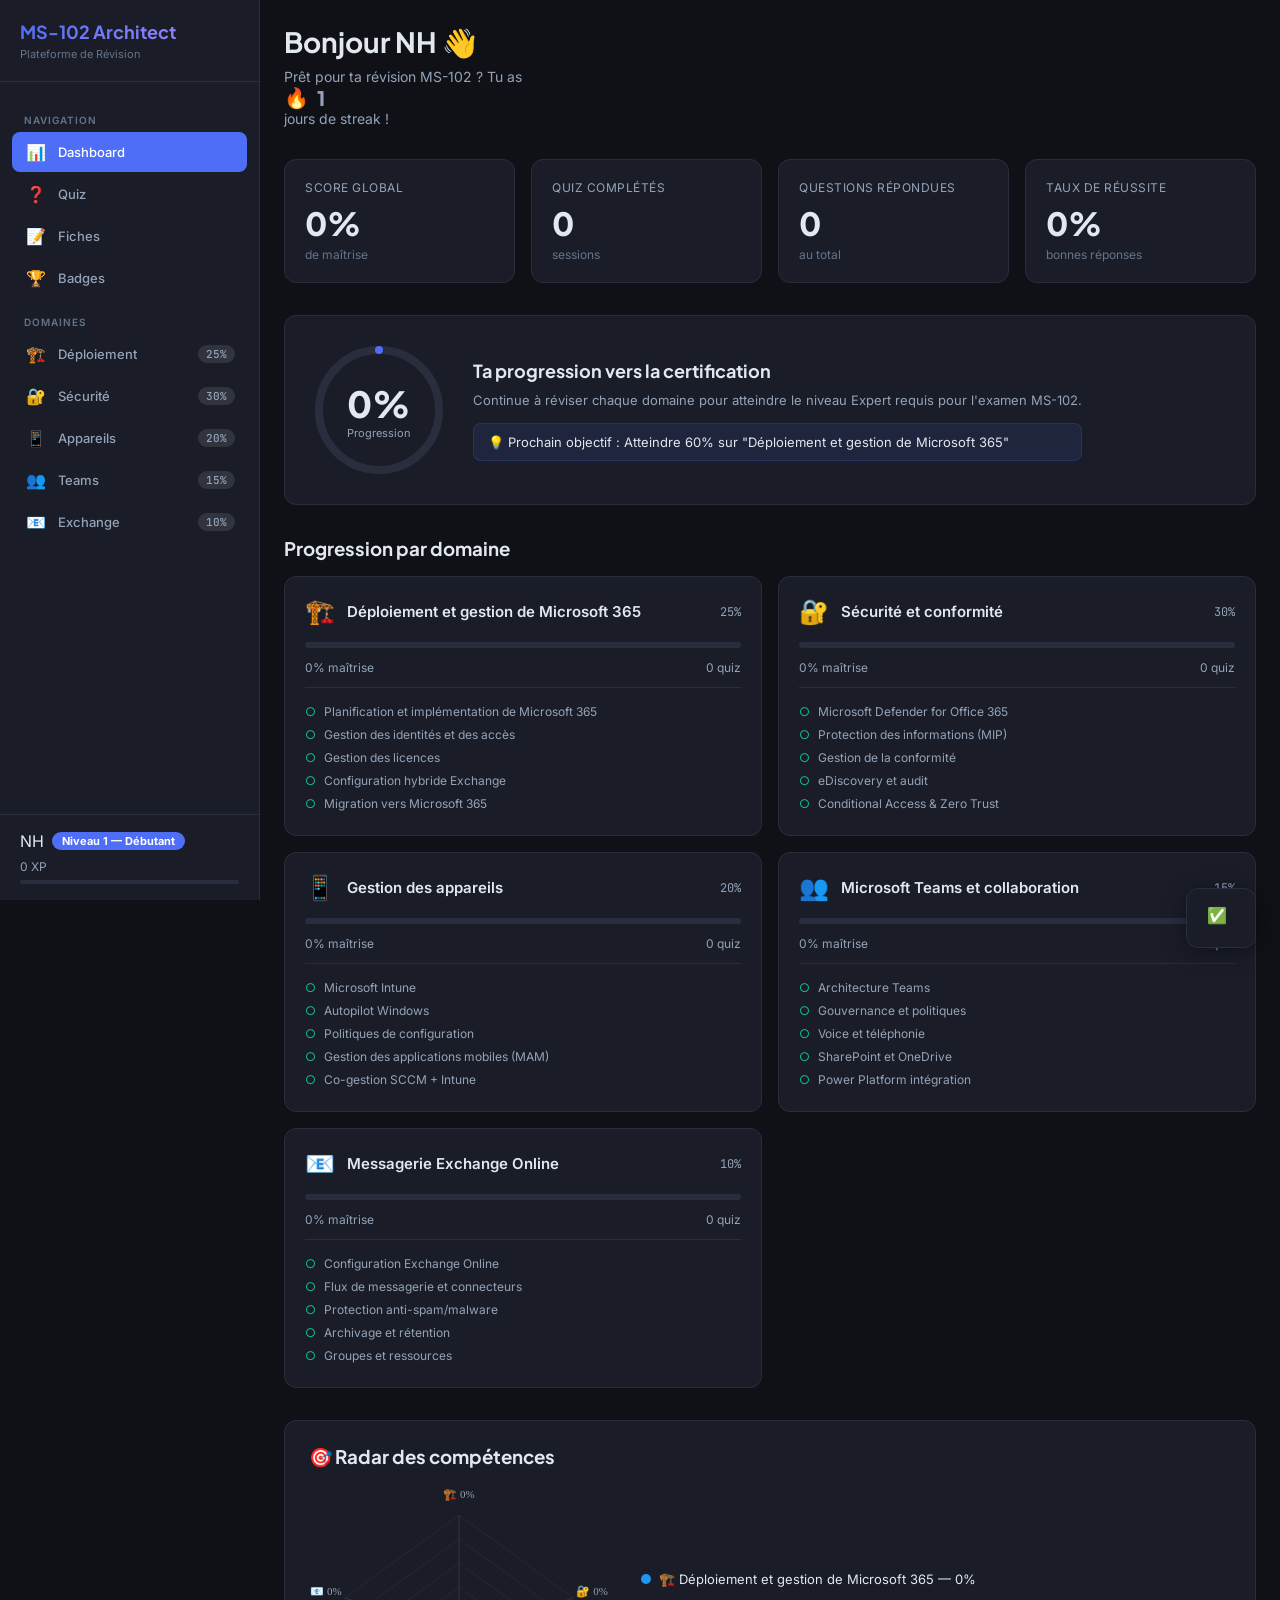
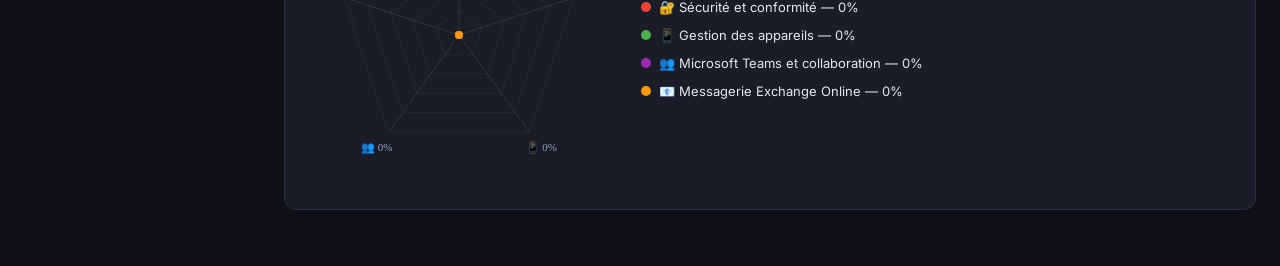
<file: index.html>
<!DOCTYPE html>
<html lang="fr">
<head>
<meta charset="UTF-8">
<meta name="viewport" content="width=device-width, initial-scale=1.0">
<title>MS-102 Architect Expert — Plateforme de Révision</title>
<link rel="preconnect" href="https://fonts.googleapis.com">
<link rel="preconnect" href="https://fonts.gstatic.com" crossorigin>
<link href="https://fonts.googleapis.com/css2?family=Inter:wght@300;400;500;600;700&family=JetBrains+Mono:wght@400;500&family=Plus+Jakarta+Sans:wght@400;500;600;700;800&display=swap" rel="stylesheet">
<style>
*,*::before,*::after{box-sizing:border-box;margin:0;padding:0}
:root{
  --bg:#0F1117;--card:#1A1D27;--card-border:#2A2D3E;
  --text:#E2E8F0;--text-muted:#94A3B8;--text-dim:#64748B;
  --accent:#4F6EF7;--accent-hover:#6B8AFF;
  --success:#10B981;--error:#EF4444;--warning:#F59E0B;
  --d1:#2196F3;--d2:#F44336;--d3:#4CAF50;--d4:#9C27B0;--d5:#FF9800;
  --radius:12px;--radius-sm:8px;
  --shadow:0 4px 24px rgba(0,0,0,.4);
  --transition:all .3s cubic-bezier(.4,0,.2,1);
}
html{scroll-behavior:smooth}
body{font-family:'Inter',sans-serif;background:var(--bg);color:var(--text);min-height:100vh;-webkit-font-smoothing:antialiased}
h1,h2,h3,h4,h5{font-family:'Plus Jakarta Sans',sans-serif;font-weight:700}
a{color:inherit;text-decoration:none}
button{font-family:'Inter',sans-serif;cursor:pointer;border:none;background:none;color:inherit}
code,pre,.mono{font-family:'JetBrains Mono',monospace}

/* LAYOUT */
.app{display:flex;min-height:100vh}
.sidebar{width:260px;background:var(--card);border-right:1px solid var(--card-border);padding:20px 0;position:fixed;height:100vh;overflow-y:auto;z-index:50;transition:var(--transition)}
.sidebar.closed{transform:translateX(-100%)}
.main{flex:1;margin-left:260px;padding:24px;transition:var(--transition)}
.main.full{margin-left:0}

/* SIDEBAR */
.sidebar-brand{padding:0 20px 20px;border-bottom:1px solid var(--card-border);margin-bottom:16px}
.sidebar-brand h1{font-size:18px;background:linear-gradient(135deg,var(--accent),#A78BFA);-webkit-background-clip:text;-webkit-text-fill-color:transparent}
.sidebar-brand p{font-size:11px;color:var(--text-dim);margin-top:4px}
.sidebar-nav{padding:0 12px}
.nav-item{display:flex;align-items:center;gap:10px;padding:10px 12px;border-radius:var(--radius-sm);cursor:pointer;transition:var(--transition);font-size:13px;font-weight:500;color:var(--text-muted);margin-bottom:2px}
.nav-item:hover{background:rgba(255,255,255,.05);color:var(--text)}
.nav-item.active{background:var(--accent);color:#fff}
.nav-item .icon{font-size:16px;width:24px;text-align:center}
.nav-item .badge{margin-left:auto;background:rgba(255,255,255,.1);padding:2px 8px;border-radius:10px;font-size:11px;font-family:'JetBrains Mono',monospace}
.nav-item.active .badge{background:rgba(255,255,255,.2)}
.nav-section{font-size:10px;text-transform:uppercase;letter-spacing:1px;color:var(--text-dim);padding:16px 12px 6px;font-weight:600}

/* USER CARD */
.user-card{padding:16px 20px;border-top:1px solid var(--card-border);margin-top:auto;position:absolute;bottom:0;left:0;right:0;background:var(--card)}
.user-level{display:flex;align-items:center;gap:8px;margin-bottom:8px}
.user-level .level-badge{background:var(--accent);color:#fff;padding:2px 10px;border-radius:10px;font-size:11px;font-weight:700}
.user-xp{font-size:12px;color:var(--text-muted)}
.xp-bar{height:4px;background:var(--card-border);border-radius:2px;margin-top:6px;overflow:hidden}
.xp-fill{height:100%;background:linear-gradient(90deg,var(--accent),#A78BFA);border-radius:2px;transition:width .5s ease}

/* MOBILE TOGGLE */
.menu-toggle{display:none;position:fixed;top:16px;left:16px;z-index:60;width:40px;height:40px;background:var(--card);border:1px solid var(--card-border);border-radius:var(--radius-sm);align-items:center;justify-content:center;font-size:18px}
@media(max-width:768px){
  .sidebar{transform:translateX(-100%)}
  .sidebar.open{transform:translateX(0)}
  .main{margin-left:0}
  .menu-toggle{display:flex}
}

/* DASHBOARD */
.dashboard{max-width:1200px;margin:0 auto}
.page-title{font-size:28px;margin-bottom:8px}
.page-subtitle{color:var(--text-muted);font-size:14px;margin-bottom:32px}

/* STATS ROW */
.stats-row{display:grid;grid-template-columns:repeat(auto-fit,minmax(200px,1fr));gap:16px;margin-bottom:32px}
.stat-card{background:var(--card);border:1px solid var(--card-border);border-radius:var(--radius);padding:20px;transition:var(--transition)}
.stat-card:hover{border-color:var(--accent);transform:translateY(-2px)}
.stat-label{font-size:12px;color:var(--text-muted);margin-bottom:8px;text-transform:uppercase;letter-spacing:.5px}
.stat-value{font-family:'Plus Jakarta Sans',sans-serif;font-size:32px;font-weight:800}
.stat-sub{font-size:12px;color:var(--text-dim);margin-top:4px}

/* PROGRESS RING */
.progress-ring-container{display:flex;align-items:center;gap:24px;background:var(--card);border:1px solid var(--card-border);border-radius:var(--radius);padding:24px;margin-bottom:32px}
.ring-wrap{position:relative;width:140px;height:140px;flex-shrink:0}
.ring-svg{transform:rotate(-90deg)}
.ring-bg{fill:none;stroke:var(--card-border);stroke-width:8}
.ring-fill{fill:none;stroke:var(--accent);stroke-width:8;stroke-linecap:round;transition:stroke-dashoffset 1s ease}
.ring-text{position:absolute;inset:0;display:flex;flex-direction:column;align-items:center;justify-content:center}
.ring-percent{font-family:'Plus Jakarta Sans',sans-serif;font-size:36px;font-weight:800}
.ring-label{font-size:11px;color:var(--text-muted)}
.ring-info h3{font-size:18px;margin-bottom:8px}
.ring-info p{color:var(--text-muted);font-size:13px;line-height:1.6}
.ring-info .next-goal{margin-top:12px;padding:10px 14px;background:rgba(79,110,247,.1);border:1px solid rgba(79,110,247,.2);border-radius:var(--radius-sm);font-size:13px}

/* DOMAIN PROGRESS */
.domains-grid{display:grid;grid-template-columns:repeat(auto-fit,minmax(340px,1fr));gap:16px;margin-bottom:32px}
.domain-card{background:var(--card);border:1px solid var(--card-border);border-radius:var(--radius);padding:20px;cursor:pointer;transition:var(--transition)}
.domain-card:hover{transform:translateY(-2px);box-shadow:var(--shadow)}
.domain-header{display:flex;align-items:center;gap:12px;margin-bottom:16px}
.domain-icon{font-size:24px}
.domain-name{font-size:15px;font-weight:600;flex:1}
.domain-weight{font-size:12px;color:var(--text-muted);font-family:'JetBrains Mono',monospace}
.domain-bar{height:6px;background:var(--card-border);border-radius:3px;overflow:hidden;margin-bottom:12px}
.domain-fill{height:100%;border-radius:3px;transition:width .5s ease}
.domain-stats{display:flex;justify-content:space-between;font-size:12px;color:var(--text-muted)}
.domain-topics{margin-top:12px;padding-top:12px;border-top:1px solid var(--card-border)}
.domain-topic{display:flex;align-items:center;gap:8px;padding:4px 0;font-size:12px;color:var(--text-muted)}
.domain-topic .check{color:var(--success)}

/* RADAR CHART */
.radar-section{background:var(--card);border:1px solid var(--card-border);border-radius:var(--radius);padding:24px;margin-bottom:32px}
.radar-section h3{margin-bottom:16px}
.radar-wrap{display:flex;align-items:center;gap:32px;flex-wrap:wrap}
.radar-canvas{flex-shrink:0}
.radar-legend{flex:1;min-width:200px}
.legend-item{display:flex;align-items:center;gap:8px;padding:6px 0;font-size:13px}
.legend-dot{width:10px;height:10px;border-radius:50%}

/* QUIZ */
.quiz-container{max-width:800px;margin:0 auto}
.quiz-header{display:flex;align-items:center;justify-content:space-between;margin-bottom:24px;flex-wrap:wrap;gap:12px}
.quiz-progress{flex:1;min-width:200px}
.quiz-progress-bar{height:6px;background:var(--card-border);border-radius:3px;overflow:hidden}
.quiz-progress-fill{height:100%;background:var(--accent);border-radius:3px;transition:width .3s}
.quiz-progress-text{font-size:12px;color:var(--text-muted);margin-top:4px}
.quiz-timer{display:flex;align-items:center;gap:8px;font-family:'JetBrains Mono',monospace;font-size:18px;font-weight:600}
.quiz-timer.warning{color:var(--warning)}
.quiz-timer.danger{color:var(--error);animation:pulse 1s infinite}
@keyframes pulse{0%,100%{opacity:1}50%{opacity:.5}}

.quiz-card{background:var(--card);border:1px solid var(--card-border);border-radius:var(--radius);padding:32px;margin-bottom:24px}
.quiz-domain-badge{display:inline-block;padding:4px 12px;border-radius:4px;font-size:11px;font-weight:600;color:#fff;margin-bottom:16px}
.quiz-difficulty{display:inline-block;padding:2px 8px;border-radius:4px;font-size:10px;font-weight:600;margin-left:8px}
.quiz-difficulty.easy{background:rgba(16,185,129,.2);color:var(--success)}
.quiz-difficulty.medium{background:rgba(245,158,11,.2);color:var(--warning)}
.quiz-difficulty.hard{background:rgba(239,68,68,.2);color:var(--error)}
.quiz-question{font-size:18px;font-weight:600;line-height:1.5;margin-bottom:24px}
.quiz-options{display:flex;flex-direction:column;gap:10px}
.quiz-option{display:flex;align-items:flex-start;gap:12px;padding:14px 16px;border:1px solid var(--card-border);border-radius:var(--radius-sm);cursor:pointer;transition:var(--transition);font-size:14px;line-height:1.5}
.quiz-option:hover{border-color:var(--accent);background:rgba(79,110,247,.05)}
.quiz-option.selected{border-color:var(--accent);background:rgba(79,110,247,.1)}
.quiz-option.correct{border-color:var(--success);background:rgba(16,185,129,.1)}
.quiz-option.wrong{border-color:var(--error);background:rgba(239,68,68,.1)}
.quiz-option .letter{width:28px;height:28px;border-radius:50%;border:2px solid var(--card-border);display:flex;align-items:center;justify-content:center;font-weight:700;font-size:12px;flex-shrink:0;transition:var(--transition)}
.quiz-option.selected .letter{border-color:var(--accent);background:var(--accent);color:#fff}
.quiz-option.correct .letter{border-color:var(--success);background:var(--success);color:#fff}
.quiz-option.wrong .letter{border-color:var(--error);background:var(--error);color:#fff}

.quiz-explanation{margin-top:20px;padding:20px;background:rgba(79,110,247,.05);border:1px solid rgba(79,110,247,.15);border-radius:var(--radius-sm);display:none}
.quiz-explanation.show{display:block;animation:fadeIn .3s ease}
.quiz-explanation h4{font-size:14px;margin-bottom:8px;color:var(--accent)}
.quiz-explanation p{font-size:13px;line-height:1.6;color:var(--text-muted)}
.quiz-explanation .tip{margin-top:12px;padding:10px;background:rgba(245,158,11,.1);border-radius:var(--radius-sm);font-size:12px;color:var(--warning)}
.quiz-explanation .doc-link{margin-top:8px;font-size:12px}
.quiz-explanation .doc-link a{color:var(--accent)}

.quiz-actions{display:flex;gap:12px;margin-top:24px;justify-content:flex-end}

/* BUTTONS */
.btn{padding:10px 20px;border-radius:var(--radius-sm);font-weight:600;font-size:14px;transition:var(--transition);display:inline-flex;align-items:center;gap:8px}
.btn-primary{background:var(--accent);color:#fff}
.btn-primary:hover{background:var(--accent-hover)}
.btn-secondary{background:var(--card);border:1px solid var(--card-border);color:var(--text)}
.btn-secondary:hover{border-color:var(--accent)}
.btn-success{background:var(--success);color:#fff}
.btn-danger{background:var(--error);color:#fff}
.btn:disabled{opacity:.5;cursor:not-allowed}

/* FICHES */
.fiches-grid{display:grid;grid-template-columns:repeat(auto-fit,minmax(320px,1fr));gap:16px}
.fiche-card{background:var(--card);border:1px solid var(--card-border);border-radius:var(--radius);padding:20px;transition:var(--transition)}
.fiche-card:hover{border-color:var(--accent);transform:translateY(-2px)}
.fiche-header{display:flex;align-items:center;gap:10px;margin-bottom:16px}
.fiche-title{font-size:15px;font-weight:600}
.fiche-points{margin-bottom:16px}
.fiche-point{display:flex;align-items:flex-start;gap:8px;padding:6px 0;font-size:13px;color:var(--text-muted);line-height:1.5}
.fiche-point::before{content:"•";color:var(--accent);font-weight:bold}
.fiche-traps{padding:12px;background:rgba(239,68,68,.05);border:1px solid rgba(239,68,68,.1);border-radius:var(--radius-sm);margin-bottom:12px}
.fiche-traps h5{font-size:12px;color:var(--error);margin-bottom:6px}
.fiche-traps p{font-size:12px;color:var(--text-muted);line-height:1.5}
.fiche-powershell{background:#0d1117;border:1px solid #30363d;border-radius:var(--radius-sm);padding:12px;margin-bottom:12px}
.fiche-powershell pre{font-size:12px;color:#7ee787;overflow-x:auto;white-space:pre-wrap}
.fiche-link{font-size:12px;color:var(--accent)}

/* MODAL */
.modal-overlay{position:fixed;inset:0;background:rgba(0,0,0,.8);backdrop-filter:blur(8px);z-index:200;display:none;align-items:center;justify-content:center;padding:24px}
.modal-overlay.active{display:flex}
.modal{background:var(--card);border:1px solid var(--card-border);border-radius:var(--radius);max-width:600px;width:100%;max-height:90vh;overflow-y:auto;position:relative}
.modal-close{position:sticky;top:0;float:right;margin:16px;background:rgba(0,0,0,.5);color:#fff;width:36px;height:36px;border-radius:50%;font-size:18px;z-index:10;transition:var(--transition)}
.modal-close:hover{background:rgba(255,255,255,.1)}
.modal-body{padding:32px}
.modal-body h2{font-size:22px;margin-bottom:16px}
.modal-body .score-big{font-family:'Plus Jakarta Sans',sans-serif;font-size:64px;font-weight:800;text-align:center;margin:24px 0}
.modal-body .score-label{text-align:center;color:var(--text-muted);font-size:14px}
.modal-body .results-grid{display:grid;grid-template-columns:1fr 1fr;gap:12px;margin:24px 0}
.modal-body .result-item{background:rgba(255,255,255,.03);padding:12px;border-radius:var(--radius-sm);text-align:center}
.modal-body .result-value{font-size:24px;font-weight:700}
.modal-body .result-label{font-size:11px;color:var(--text-muted)}

/* TOAST */
.toast{position:fixed;bottom:24px;right:24px;background:var(--card);border:1px solid var(--card-border);border-radius:var(--radius);padding:16px 20px;z-index:300;max-width:360px;transform:translateY(120%);transition:transform .4s cubic-bezier(.4,0,.2,1);box-shadow:var(--shadow)}
.toast.show{transform:translateY(0)}
.toast.success{border-color:var(--success)}
.toast.error{border-color:var(--error)}
.toast-header{display:flex;align-items:center;gap:8px;margin-bottom:6px}
.toast-title{font-size:14px;font-weight:600}

/* CONFETTI */
.confetti-container{position:fixed;inset:0;pointer-events:none;z-index:400;overflow:hidden}
.confetti{position:absolute;width:10px;height:10px;top:-10px;animation:confettiFall 3s ease-in forwards}
@keyframes confettiFall{0%{transform:translateY(0) rotate(0deg);opacity:1}100%{transform:translateY(100vh) rotate(720deg);opacity:0}}

/* BADGES */
.badges-grid{display:grid;grid-template-columns:repeat(auto-fit,minmax(140px,1fr));gap:12px}
.badge-item{background:var(--card);border:1px solid var(--card-border);border-radius:var(--radius);padding:16px;text-align:center;transition:var(--transition)}
.badge-item.unlocked{border-color:var(--accent);background:rgba(79,110,247,.05)}
.badge-item.locked{opacity:.4;filter:grayscale(1)}
.badge-icon{font-size:32px;margin-bottom:8px}
.badge-name{font-size:12px;font-weight:600}
.badge-desc{font-size:10px;color:var(--text-muted);margin-top:4px}

/* STREAK */
.streak-display{display:flex;align-items:center;gap:8px}
.streak-fire{font-size:20px}
.streak-count{font-family:'Plus Jakarta Sans',sans-serif;font-size:20px;font-weight:800}

/* SKELETON */
.skeleton{position:relative;overflow:hidden;background:var(--card-border);border-radius:var(--radius);margin-bottom:16px}
.skeleton::after{content:'';position:absolute;inset:0;background:linear-gradient(90deg,transparent,rgba(255,255,255,.04),transparent);animation:shimmer 1.5s infinite}
@keyframes shimmer{0%{transform:translateX(-100%)}100%{transform:translateX(100%)}}

/* ANIMATIONS */
@keyframes fadeIn{from{opacity:0;transform:translateY(10px)}to{opacity:1;transform:translateY(0)}}
@keyframes scaleIn{from{opacity:0;transform:scale(.9)}to{opacity:1;transform:scale(1)}}
.fade-in{animation:fadeIn .3s ease}
.scale-in{animation:scaleIn .3s ease}

/* RESPONSIVE */
@media(max-width:768px){
  .stats-row{grid-template-columns:1fr 1fr}
  .domains-grid{grid-template-columns:1fr}
  .progress-ring-container{flex-direction:column;text-align:center}
  .radar-wrap{flex-direction:column}
  .quiz-card{padding:20px}
  .fiches-grid{grid-template-columns:1fr}
}
@media(max-width:480px){
  .stats-row{grid-template-columns:1fr}
  .main{padding:16px}
}

/* SCROLLBAR */
::-webkit-scrollbar{width:6px}
::-webkit-scrollbar-track{background:transparent}
::-webkit-scrollbar-thumb{background:var(--card-border);border-radius:3px}
</style>
</head>
<body>
<div class="app">
<!-- SIDEBAR -->
<button class="menu-toggle" onclick="toggleSidebar()">☰</button>
<aside class="sidebar" id="sidebar">
  <div class="sidebar-brand">
    <h1>MS-102 Architect</h1>
    <p>Plateforme de Révision</p>
  </div>
  <nav class="sidebar-nav">
    <div class="nav-section">Navigation</div>
    <div class="nav-item active" onclick="showPage('dashboard')" data-page="dashboard">
      <span class="icon">📊</span> Dashboard
    </div>
    <div class="nav-item" onclick="showPage('quiz')" data-page="quiz">
      <span class="icon">❓</span> Quiz
    </div>
    <div class="nav-item" onclick="showPage('fiches')" data-page="fiches">
      <span class="icon">📝</span> Fiches
    </div>
    <div class="nav-item" onclick="showPage('badges')" data-page="badges">
      <span class="icon">🏆</span> Badges
    </div>
    <div class="nav-section">Domaines</div>
    <div class="nav-item" onclick="startDomainQuiz('domain1')" style="--c:var(--d1)">
      <span class="icon">🏗️</span> Déploiement <span class="badge">25%</span>
    </div>
    <div class="nav-item" onclick="startDomainQuiz('domain2')" style="--c:var(--d2)">
      <span class="icon">🔐</span> Sécurité <span class="badge">30%</span>
    </div>
    <div class="nav-item" onclick="startDomainQuiz('domain3')" style="--c:var(--d3)">
      <span class="icon">📱</span> Appareils <span class="badge">20%</span>
    </div>
    <div class="nav-item" onclick="startDomainQuiz('domain4')" style="--c:var(--d4)">
      <span class="icon">👥</span> Teams <span class="badge">15%</span>
    </div>
    <div class="nav-item" onclick="startDomainQuiz('domain5')" style="--c:var(--d5)">
      <span class="icon">📧</span> Exchange <span class="badge">10%</span>
    </div>
  </nav>
  <div class="user-card">
    <div class="user-level">
      <span id="userName">NH</span>
      <span class="level-badge" id="levelBadge">Niveau 1</span>
    </div>
    <div class="user-xp"><span id="xpValue">0</span> XP</div>
    <div class="xp-bar"><div class="xp-fill" id="xpFill" style="width:0%"></div></div>
  </div>
</aside>

<!-- MAIN -->
<div class="main" id="mainContent">
  <!-- DASHBOARD PAGE -->
  <div class="page" id="page-dashboard">
    <div class="dashboard">
      <h1 class="page-title">Bonjour NH 👋</h1>
      <p class="page-subtitle">Prêt pour ta révision MS-102 ? Tu as <span class="streak-display"><span class="streak-fire">🔥</span><span class="streak-count" id="streakCount">0</span></span> jours de streak !</p>

      <!-- STATS -->
      <div class="stats-row">
        <div class="stat-card">
          <div class="stat-label">Score Global</div>
          <div class="stat-value" id="globalScore">0%</div>
          <div class="stat-sub">de maîtrise</div>
        </div>
        <div class="stat-card">
          <div class="stat-label">Quiz Complétés</div>
          <div class="stat-value" id="quizCompleted">0</div>
          <div class="stat-sub">sessions</div>
        </div>
        <div class="stat-card">
          <div class="stat-label">Questions Répondues</div>
          <div class="stat-value" id="questionsAnswered">0</div>
          <div class="stat-sub">au total</div>
        </div>
        <div class="stat-card">
          <div class="stat-label">Taux de Réussite</div>
          <div class="stat-value" id="successRate">0%</div>
          <div class="stat-sub">bonnes réponses</div>
        </div>
      </div>

      <!-- PROGRESS RING -->
      <div class="progress-ring-container">
        <div class="ring-wrap">
          <svg class="ring-svg" width="140" height="140" viewBox="0 0 140 140">
            <circle class="ring-bg" cx="70" cy="70" r="60"/>
            <circle class="ring-fill" id="mainRing" cx="70" cy="70" r="60" stroke-dasharray="377" stroke-dashoffset="377"/>
          </svg>
          <div class="ring-text">
            <span class="ring-percent" id="ringPercent">0%</span>
            <span class="ring-label">Progression</span>
          </div>
        </div>
        <div class="ring-info">
          <h3>Ta progression vers la certification</h3>
          <p>Continue à réviser chaque domaine pour atteindre le niveau Expert requis pour l'examen MS-102.</p>
          <div class="next-goal" id="nextGoal">💡 Prochain objectif : Compléter le domaine Sécurité et conformité</div>
        </div>
      </div>

      <!-- DOMAINS -->
      <h3 style="margin-bottom:16px">Progression par domaine</h3>
      <div class="domains-grid" id="domainsGrid"></div>

      <!-- RADAR -->
      <div class="radar-section">
        <h3>🎯 Radar des compétences</h3>
        <div class="radar-wrap">
          <canvas class="radar-canvas" id="radarCanvas" width="300" height="300"></canvas>
          <div class="radar-legend" id="radarLegend"></div>
        </div>
      </div>
    </div>
  </div>

  <!-- QUIZ PAGE -->
  <div class="page" id="page-quiz" style="display:none">
    <div class="quiz-container">
      <div class="quiz-header">
        <div class="quiz-progress">
          <div class="quiz-progress-bar"><div class="quiz-progress-fill" id="quizProgressFill" style="width:0%"></div></div>
          <div class="quiz-progress-text" id="quizProgressText">Question 1 / 10</div>
        </div>
        <div class="quiz-timer" id="quizTimer">⏱️ 45s</div>
      </div>
      <div id="quizContent"></div>
      <div class="quiz-actions" id="quizActions"></div>
    </div>
  </div>

  <!-- FICHES PAGE -->
  <div class="page" id="page-fiches" style="display:none">
    <h1 class="page-title">📝 Fiches de Révision</h1>
    <p class="page-subtitle">Résumés clés par domaine pour réviser efficacement</p>
    <div class="fiches-grid" id="fichesGrid"></div>
  </div>

  <!-- BADGES PAGE -->
  <div class="page" id="page-badges" style="display:none">
    <h1 class="page-title">🏆 Badges & Accomplissements</h1>
    <p class="page-subtitle">Débloque des badges en progressant dans ta révision</p>
    <div class="badges-grid" id="badgesGrid"></div>
  </div>
</div>
</div>

<!-- MODAL -->
<div class="modal-overlay" id="modalOverlay">
  <div class="modal">
    <button class="modal-close" onclick="closeModal()">✕</button>
    <div class="modal-body" id="modalBody"></div>
  </div>
</div>

<!-- TOAST -->
<div class="toast" id="toast">
  <div class="toast-header"><span id="toastIcon">✅</span><span class="toast-title" id="toastTitle"></span></div>
</div>

<!-- CONFETTI -->
<div class="confetti-container" id="confettiContainer"></div>

<script>
// ═══════════════════════════════════════════════════════════════
// DATA — DOMAINS
// ═══════════════════════════════════════════════════════════════
const DOMAINS=[
{id:"domain1",name:"Déploiement et gestion de Microsoft 365",weight:"25%",color:"#2196F3",icon:"🏗️",topics:["Planification et implémentation de Microsoft 365","Gestion des identités et des accès","Gestion des licences","Configuration hybride Exchange","Migration vers Microsoft 365"]},
{id:"domain2",name:"Sécurité et conformité",weight:"30%",color:"#F44336",icon:"🔐",topics:["Microsoft Defender for Office 365","Protection des informations (MIP)","Gestion de la conformité","eDiscovery et audit","Conditional Access & Zero Trust"]},
{id:"domain3",name:"Gestion des appareils",weight:"20%",color:"#4CAF50",icon:"📱",topics:["Microsoft Intune","Autopilot Windows","Politiques de configuration","Gestion des applications mobiles (MAM)","Co-gestion SCCM + Intune"]},
{id:"domain4",name:"Microsoft Teams et collaboration",weight:"15%",color:"#9C27B0",icon:"👥",topics:["Architecture Teams","Gouvernance et politiques","Voice et téléphonie","SharePoint et OneDrive","Power Platform intégration"]},
{id:"domain5",name:"Messagerie Exchange Online",weight:"10%",color:"#FF9800",icon:"📧",topics:["Configuration Exchange Online","Flux de messagerie et connecteurs","Protection anti-spam/malware","Archivage et rétention","Groupes et ressources"]}
];

// ═══════════════════════════════════════════════════════════════
// DATA — QUESTIONS (50+)
// ═══════════════════════════════════════════════════════════════
const QUESTIONS=[
// DOMAIN 1 — Déploiement
{id:1,domain:"domain1",topic:"Planification et implémentation de Microsoft 365",difficulty:"medium",type:"qcm_single",question:"Quel outil permet de vérifier la compatibilité d'un environnement avant une migration vers Microsoft 365 ?",options:["A. Microsoft 365 Compliance Manager","B. Microsoft Readiness Toolkit","C. Microsoft FastTrack","D. Microsoft Assessment and Planning Toolkit (MAP)"],correct:["D"],explanation:"Le MAP Toolkit analyse l'infrastructure existante et génère un rapport de compatibilité pour la migration.",microsoftDoc:"https://learn.microsoft.com/fr-fr/microsoft-365/enterprise/assess-readiness",tip:"⚠️ FastTrack est un service d'accompagnement, pas un outil d'analyse technique."},
{id:2,domain:"domain1",topic:"Gestion des identités et des accès",difficulty:"easy",type:"qcm_single",question:"Quelle est la limite d'objets dans un tenant Azure AD gratuit ?",options:["A. 50 000 objets","B. 500 000 objets","C. Illimité","D. 10 000 objets"],correct:["A"],explanation:"Azure AD Free supporte jusqu'à 500 000 objets. Au-delà, une licence P1 ou P2 est requise.",tip:"⚠️ Ne pas confondre avec la limite de 50 000 utilisateurs pour Azure AD B2C."},
{id:3,domain:"domain1",topic:"Gestion des licences",difficulty:"medium",type:"qcm_multiple",question:"Quelles licences incluent Azure AD Premium P1 ? (2 réponses)",options:["A. Microsoft 365 E3","B. Microsoft 365 Business Basic","C. Enterprise Mobility + Security E3","D. Office 365 E1"],correct:["A","C"],explanation:"Azure AD P1 est inclus dans M365 E3/E5 et EMS E3/E5. Office 365 E1 et Business Basic ne l'incluent pas."},
{id:4,domain:"domain1",topic:"Configuration hybride Exchange",difficulty:"hard",type:"scenario",question:"Une entreprise a 5000 boîtes aux lettres sur Exchange 2019. Elle veut migrer progressivement vers Exchange Online. Quelle approche recommandez-vous ?",options:["A. Migration express (cutover)","B. Migration hybride avec coexistence","C. Migration PST export/import","D. Migration IMAP"],correct:["B"],explanation:"Pour 5000 utilisateurs, la migration hybride permet une coexistence progressive sans interruption de service. La migration cutover est limitée à 2000 boîtes.",tip:"⚠️ Piège exam : la migration cutover est limitée à 2000 utilisateurs maximum."},
{id:5,domain:"domain1",topic:"Migration vers Microsoft 365",difficulty:"medium",type:"qcm_single",question:"Quel service Microsoft permet de migrer des fichiers depuis Google Workspace vers OneDrive ?",options:["A. SharePoint Migration Tool (SPMT)","B. Migration Manager","C. Microsoft FastTrack","D. Azure Data Box"],correct:["B"],explanation:"Migration Manager dans le centre d'administration SharePoint permet de migrer depuis Google Drive, Dropbox, file shares, etc.",tip:"⚠️ SPMT est uniquement pour les migrations SharePoint on-premises."},

// DOMAIN 2 — Sécurité
{id:6,domain:"domain2",topic:"Microsoft Defender for Office 365",difficulty:"medium",type:"qcm_single",question:"Quelle politique Defender permet de simuler des attaques de phishing pour former les utilisateurs ?",options:["A. Safe Links","B. Attack Simulator","C. Anti-phishing policy","D. Safe Attachments"],correct:["B"],explanation:"Attack Simulator permet de lancer des simulations de phishing, spear phishing, mot de passe évident, etc.",tip:"⚠️ Safe Links protège les liens, mais ne simule pas d'attaques."},
{id:7,domain:"domain2",topic:"Protection des informations (MIP)",difficulty:"hard",type:"qcm_multiple",question:"Quels éléments peuvent être protégés par Azure Information Protection ? (3 réponses)",options:["A. Emails Exchange Online","B. Documents SharePoint","C. Messages Teams","D. Bases de données SQL"],correct:["A","B","C"],explanation:"AIP protège les emails, documents SharePoint/OneDrive et messages Teams. Les BDD SQL utilisent Always Encrypted."},
{id:8,domain:"domain2",topic:"Gestion de la conformité",difficulty:"easy",type:"vrai_faux",question:"Microsoft 365 Compliance Manager peut automatiquement corriger les problèmes de conformité.",options:["Vrai","Faux"],correct:["Faux"],explanation:"Compliance Manager évalue et recommande, mais ne corrige pas automatiquement. L'administrateur doit appliquer les corrections manuellement.",tip:"⚠️ L'outil est passif — il évalue, il n'applique pas."},
{id:9,domain:"domain2",topic:"eDiscovery et audit",difficulty:"medium",type:"qcm_single",question:"Quelle est la durée de rétention maximale des logs d'audit dans Microsoft 365 E5 ?",options:["A. 90 jours","B. 1 an","C. 10 ans","D. Illimitée"],correct:["C"],explanation:"Avec E5, les logs d'audit sont conservés 1 an par défaut, extensible jusqu'à 10 ans avec Audit Premium.",tip:"⚠️ E3 = 90 jours, E5 = 1 an (extensible à 10 ans)."},
{id:10,domain:"domain2",topic:"Conditional Access & Zero Trust",difficulty:"hard",type:"scenario",question:"Un utilisateur se connecte depuis un appareil non conforme à Paris, puis 10 minutes plus tard depuis la Chine. Quelle politique Conditional Access détecte cette anomalie ?",options:["A. Location-based policy","B. Impossible Travel Risk Policy","C. Device Compliance Policy","D. Sign-in Risk Policy"],correct:["B"],explanation:"Impossible Travel détecte les connexions géographiquement impossibles en peu de temps. C'est une fonctionnalité d'Identity Protection.",tip:"⚠️ Location-based vérifie le pays, mais ne calcule pas la distance/temporalité."},
{id:11,domain:"domain2",topic:"Conditional Access & Zero Trust",difficulty:"medium",type:"qcm_single",question:"Quel est le principe fondamental de Zero Trust ?",options:["A. Tout faire confiance dans le réseau interne","B. Ne jamais faire confiance, toujours vérifier","C. Utiliser uniquement le VPN","D. Bloquer tout le trafic externe"],correct:["B"],explanation:"Zero Trust repose sur 'Never Trust, Always Verify' — chaque accès est vérifié indépendamment de la localisation."},
{id:12,domain:"domain2",topic:"Microsoft Defender for Office 365",difficulty:"medium",type:"qcm_single",question:"Quelle fonctionnalité de Safe Attachments analyse les pièces jointes dans un sandbox ?",options:["A. Block","B. Replace","C. Dynamic Delivery","D. Monitor"],correct:["C"],explanation:"Dynamic Delivery livre l'email immédiatement sans la pièce jointe, puis la délivre une fois l'analyse sandbox terminée."},

// DOMAIN 3 — Appareils
{id:13,domain:"domain3",topic:"Microsoft Intune",difficulty:"easy",type:"qcm_single",question:"Quel protocole Intune utilise-t-il pour gérer les appareils iOS ?",options:["A. OMA-DM","B. MDM Push Certificate","C. SCCM Agent","D. WinRM"],correct:["B"],explanation:"Intune utilise le MDM Push Certificate d'Apple pour gérer les appareils iOS/iPadOS via le protocole APNs.",tip:"⚠️ OMA-DM est utilisé pour Windows, pas iOS."},
{id:14,domain:"domain3",topic:"Autopilot Windows",difficulty:"medium",type:"qcm_multiple",question:"Quelles sont les étapes obligatoires d'Autopilot ? (2 réponses)",options:["A. Enregistrement du hardware hash","B. Création d'un profil Autopilot","C. Installation manuelle de Windows","D. Configuration SCCM"],correct:["A","B"],explanation:"Autopilot nécessite l'enregistrement du hardware hash (via OEM ou script) et la création d'un profil de déploiement dans Intune."},
{id:15,domain:"domain3",topic:"Politiques de configuration",difficulty:"medium",type:"qcm_single",question:"Quelle politique Intune permet de forcer le chiffrement BitLocker sur Windows 10/11 ?",options:["A. Device Configuration Profile","B. Device Compliance Policy","C. Endpoint Security Policy","D. App Protection Policy"],correct:["C"],explanation:"Endpoint Security > Disk Encryption permet de configurer BitLocker de manière centralisée.",tip:"⚠️ Device Compliance vérifie l'état, mais ne configure pas BitLocker."},
{id:16,domain:"domain3",topic:"Gestion des applications mobiles (MAM)",difficulty:"easy",type:"vrai_faux",question:"Les politiques MAM sans inscription (MAM-WE) nécessitent que l'appareil soit inscrit dans Intune.",options:["Vrai","Faux"],correct:["Faux"],explanation:"MAM-WE (Without Enrollment) protège les applications sans inscription de l'appareil. Idéal pour BYOD."},
{id:17,domain:"domain3",topic:"Co-gestion SCCM + Intune",difficulty:"hard",type:"qcm_single",question:"Quel workload peut être basculé de SCCM vers Intune en mode co-gestion ?",options:["A. Uniquement les mises à jour Windows","B. Tous les workloads progressivement","C. Uniquement les applications","D. Aucun, c'est l'un ou l'autre"],correct:["B"],explanation:"La co-gestion permet de basculer progressivement chaque workload (compliance, resource access, device configuration, Windows updates, apps) vers Intune."},

// DOMAIN 4 — Teams
{id:18,domain:"domain4",topic:"Architecture Teams",difficulty:"easy",type:"qcm_single",question:"Quel service backend héberge les fichiers partagés dans Teams ?",options:["A. SharePoint Online","B. OneDrive for Business","C. Azure Blob Storage","D. Teams Files Tab"],correct:["A"],explanation:"Les fichiers des canaux Teams sont stockés dans le SharePoint Online associé à l'équipe. Les fichiers des chats vont dans OneDrive.",tip:"⚠️ Fichiers canal = SharePoint, fichiers chat = OneDrive."},
{id:19,domain:"domain4",topic:"Gouvernance et politiques",difficulty:"medium",type:"qcm_single",question:"Comment empêcher les utilisateurs de créer des équipes Teams de manière non contrôlée ?",options:["A. Désactiver Teams","B. Politique de création de groupes Azure AD","C. Bloquer le portail Teams","D. Retirer la licence Teams"],correct:["B"],explanation:"Une politique de création de groupes Azure AD permet de restreindre qui peut créer des groupes (et donc des équipes Teams)."},
{id:20,domain:"domain4",topic:"Voice et téléphonie",difficulty:"hard",type:"qcm_single",question:"Quel composant Teams Phone permet de connecter un PBX on-premises à Teams ?",options:["A. Direct Routing","B. Calling Plans","C. Operator Connect","D. Audio Conferencing"],correct:["A"],explanation:"Direct Routing utilise un SBC (Session Border Controller) pour connecter un PBX ou opérateur SIP à Teams.",tip:"⚠️ Calling Plans = téléphonie Microsoft, Direct Routing = votre opérateur."},
{id:21,domain:"domain4",topic:"SharePoint et OneDrive",difficulty:"medium",type:"qcm_single",question:"Quelle fonctionnalité SharePoint permet de verrouiller des fichiers pendant l'édition ?",options:["A. Check-out","B. Versioning","C. Co-authoring","D. IRM"],correct:["A"],explanation:"Le check-out verrouille un fichier pour empêcher les modifications simultanées. Le co-authoring permet l'édition collaborative."},
{id:22,domain:"domain4",topic:"Power Platform intégration",difficulty:"medium",type:"qcm_single",question:"Comment intégrer un Power App dans Teams ?",options:["A. Via un onglet personnalisé","B. Via l'application Power Apps dans Teams","C. Via un webhook","D. Via SharePoint"],correct:["B"],explanation:"L'application Power Apps dans Teams permet de créer et intégrer des Power Apps directement dans les canaux et chats."},

// DOMAIN 5 — Exchange
{id:23,domain:"domain5",topic:"Configuration Exchange Online",difficulty:"easy",type:"qcm_single",question:"Quelle cmdlet PowerShell liste toutes les boîtes aux lettres Exchange Online ?",options:["A. Get-Mailbox","B. Get-Recipient","C. Get-MailUser","D. Get-InboxRule"],correct:["A"],explanation:"Get-Mailbox liste toutes les boîtes aux lettres. Get-Recipient liste tous les destinataires (y compris DL, contacts).",tip:"⚠️ Commande PowerShell de base à connaître absolument."},
{id:24,domain:"domain5",topic:"Flux de messagerie et connecteurs",difficulty:"medium",type:"qcm_single",question:"Quel type de connecteur Exchange Online permet de chiffrer les emails sortants vers un partenaire ?",options:["A. Connecteur entrant","B. Connecteur sortant avec TLS","C. Transport Rule","D. Safe Links"],correct:["B"],explanation:"Un connecteur sortant configuré avec TLS obligatoire chiffre les emails envoyés vers un domaine partenaire spécifique."},
{id:25,domain:"domain5",topic:"Protection anti-spam/malware",difficulty:"easy",type:"vrai_faux",question:"La protection anti-malware Exchange Online analyse uniquement les pièces jointes, pas le corps des emails.",options:["Vrai","Faux"],correct:["Faux"],explanation:"La protection anti-malware analyse à la fois le corps des emails et les pièces jointes pour détecter les menaces."},
{id:26,domain:"domain5",topic:"Archivage et rétention",difficulty:"medium",type:"qcm_single",question:"Quelle est la taille maximale de la boîte aux lettres d'archivage Exchange Online (Plan 2) ?",options:["A. 50 Go","B. 100 Go","C. 1 To","D. Illimitée"],correct:["D"],explanation:"Avec Exchange Online Plan 2, l'archive est extensible automatiquement jusqu'à 1,5 To (auto-expanding archive).",tip:"⚠️ Plan 1 = 50 Go, Plan 2 = 100 Go extensible à 1,5 To."},
{id:27,domain:"domain5",topic:"Groupes et ressources",difficulty:"easy",type:"qcm_single",question:"Quel type de groupe Microsoft 365 inclut automatiquement une boîte aux lettres partagée ?",options:["A. Groupe de sécurité","B. Groupe Microsoft 365","C. Groupe de distribution","D. Liste de diffusion"],correct:["B"],explanation:"Un groupe Microsoft 365 inclut une boîte aux lettres partagée, un site SharePoint, un notebook OneNote et un plan Planner."},

// MORE QUESTIONS — Domain 1
{id:28,domain:"domain1",topic:"Gestion des identités et des accès",difficulty:"medium",type:"qcm_single",question:"Quelle fonctionnalité Azure AD permet la synchronisation des identités on-premises ?",options:["A. Azure AD B2B","B. Azure AD Connect","C. Azure AD DS","D. Azure AD B2C"],correct:["B"],explanation:"Azure AD Connect synchronise les comptes on-premises AD vers Azure AD. B2B est pour les invités externes."},
{id:29,domain:"domain1",topic:"Planification et implémentation de Microsoft 365",difficulty:"hard",type:"scenario",question:"Une entreprise de 500 utilisateurs veut migrer de G Suite vers M365. Elle a 2 To de données Google Drive. Quelle approche ?",options:["A. Migration manuelle par utilisateurs","B. Migration Manager avec connecteur Google","C. Export PST puis import","D. Azure Data Box"],correct:["B"],explanation:"Migration Manager supporte nativement Google Workspace et peut migrer les données Drive en bulk.",tip:"⚠️ Data Box est pour les migrations physiques > 40 To."},
{id:30,domain:"domain1",topic:"Gestion des licences",difficulty:"easy",type:"vrai_faux",question:"Une licence Microsoft 365 E5 peut être rétrogradée vers E3 à tout moment.",options:["Vrai","Faux"],correct:["Faux"],explanation:"On ne peut pas rétrograder une licence. Il faut acheter E3 et désactiver E5, ce qui peut entraîner des coûts."},

// MORE QUESTIONS — Domain 2
{id:31,domain:"domain2",topic:"Conditional Access & Zero Trust",difficulty:"medium",type:"qcm_multiple",question:"Quelles conditions peuvent déclencher une politique Conditional Access ? (3 réponses)",options:["A. Localisation de l'utilisateur","B. Type d'appareil","C. Application utilisée","D. Taille de l'entreprise"],correct:["A","B","C"],explanation:"Les conditions CA incluent : utilisateur/groupe, localisation, appareil, application, risque de sign-in, risque utilisateur."},
{id:32,domain:"domain2",topic:"Microsoft Defender for Office 365",difficulty:"hard",type:"qcm_single",question:"Quel rapport Defender montre les attaques de phishing qui ont atteint les boîtes aux lettres ?",options:["A. Threat Explorer","B. Secure Score","C. Compliance Report","D. Usage Report"],correct:["A"],explanation:"Threat Explorer permet de rechercher en temps réel les emails malveillants qui ont été délivrés dans les boîtes.",tip:"⚠️ Secure Score évalue la posture de sécurité, pas les incidents."},
{id:33,domain:"domain2",topic:"Protection des informations (MIP)",difficulty:"medium",type:"qcm_single",question:"Quel est le prérequis pour appliquer des labels de sensibilité automatiquement ?",options:["A. Azure AD P1","B. Microsoft 365 E5 ou AIP P2","C. Exchange Online Plan 1","D. SharePoint Online Plan 1"],correct:["B"],explanation:"La classification automatique avec labels MIP nécessite M365 E5 ou Azure Information Protection P2."},

// MORE QUESTIONS — Domain 3
{id:34,domain:"domain3",topic:"Microsoft Intune",difficulty:"medium",type:"qcm_single",question:"Quel type de profil Intune permet de configurer le Wi-Fi sur les appareils gérés ?",options:["A. Device Compliance","B. Device Configuration","C. App Protection","D. Endpoint Security"],correct:["B"],explanation:"Device Configuration Profiles permettent de configurer Wi-Fi, VPN, certificats, restrictions, etc."},
{id:35,domain:"domain3",topic:"Autopilot Windows",difficulty:"hard",type:"scenario",question:"Un utilisateur reçoit un PC neuf. Au premier démarrage, il voit l'écran OOBE standard au lieu du profil Autopilot. Quelle est la cause la plus probable ?",options:["A. Le profil Autopilot n'est pas assigné","B. Le PC n'est pas connecté à Internet","C. La licence Windows est invalide","D. Intune est en maintenance"],correct:["A"],explanation:"Si le hardware hash n'est pas enregistré ou le profil non assigné, Windows affiche l'OOBE standard.",tip:"⚠️ Toujours vérifier l'enregistrement du device dans Autopilot Devices."},
{id:36,domain:"domain3",topic:"Gestion des applications mobiles (MAM)",difficulty:"medium",type:"qcm_single",question:"Quelle politique MAM empêche la copie de données depuis Outlook vers des apps non gérées ?",options:["A. Data relocation policy","B. Access policy","C. Compliance policy","D. Configuration policy"],correct:["A"],explanation:"La politique de relocalisation de données MAM contrôle le copier-coller, l'enregistrement, le partage vers des apps non autorisées."},

// MORE QUESTIONS — Domain 4
{id:37,domain:"domain4",topic:"Architecture Teams",difficulty:"medium",type:"qcm_single",question:"Quel protocole Teams utilise pour la signalisation des appels ?",options:["A. SIP","B. H.323","C. WebRTC","D. RTP"],correct:["A"],explanation:"Teams utilise SIP (Session Initiation Protocol) pour la signalisation et RTP/SRTP pour le média."},
{id:38,domain:"domain4",topic:"Gouvernance et politiques",difficulty:"hard",type:"qcm_multiple",question:"Quelles politiques Teams permettent de contrôler les communications externes ? (2 réponses)",options:["A. Messaging policy","B. External access policy","C. Guest access policy","D. Meeting policy"],correct:["B","C"],explanation:"External Access (fédération) contrôle les communications avec d'autres organisations. Guest Access contrôle les invités dans les équipes."},
{id:39,domain:"domain4",topic:"SharePoint et OneDrive",difficulty:"easy",type:"qcm_single",question:"Quelle est la taille maximale d'un fichier unique dans SharePoint Online ?",options:["A. 2 Go","B. 15 Go","C. 100 Go","D. 250 Go"],correct:["D"],explanation:"SharePoint Online supporte des fichiers jusqu'à 250 Go. La limite précédente de 15 Go a été augmentée."},

// MORE QUESTIONS — Domain 5
{id:40,domain:"domain5",topic:"Configuration Exchange Online",difficulty:"medium",type:"qcm_single",question:"Quelle cmdlet permet de configurer une règle de transport pour ajouter un disclaimer ?",options:["A. New-TransportRule","B. New-InboxRule","C. Set-Mailbox","D. New-DlpPolicy"],correct:["A"],explanation:"New-TransportRule crée des règles de transport qui s'appliquent à tous les emails transitant par Exchange.",tip:"⚠️ InboxRule = côté utilisateur, TransportRule = côté serveur."},
{id:41,domain:"domain5",topic:"Flux de messagerie et connecteurs",difficulty:"hard",type:"scenario",question:"Les emails envoyés vers un partenaire sont rejetés avec l'erreur 'Certificate validation failed'. Quelle est la solution ?",options:["A. Désactiver TLS","B. Configurer le connecteur pour faire confiance au certificat du partenaire","C. Utiliser SMTP relay","D. Augmenter la taille des messages"],correct:["B"],explanation:"Le connecteur sortant doit être configuré pour faire confiance au certificat spécifique du partenaire ou utiliser un CA approuvé."},
{id:42,domain:"domain5",topic:"Archivage et rétention",difficulty:"medium",type:"qcm_single",question:"Quelle est la différence entre une politique de rétention et un litigation hold ?",options:["A. Aucune différence","B. La rétention supprime après expiration, le hold préserve indéfiniment","C. Le hold est plus rapide","D. La rétention est gratuite"],correct:["B"],explanation:"Une politique de rétention applique des durées de conservation puis supprime. Un litigation hold préserve tout indéfiniment pour des raisons légales."},

// ADDITIONAL QUESTIONS
{id:43,domain:"domain1",topic:"Configuration hybride Exchange",difficulty:"medium",type:"qcm_single",question:"Quel assistant configure un environnement hybride Exchange ?",options:["A. Hybrid Configuration Wizard (HCW)","B. Exchange Admin Center","C. Azure AD Connect","D. PowerShell uniquement"],correct:["A"],explanation:"Le HCW (Hybrid Configuration Wizard) est l'outil principal pour configurer la coexistence Exchange on-premises/Online."},
{id:44,domain:"domain2",topic:"eDiscovery et audit",difficulty:"medium",type:"qcm_single",question:"Quelle est la différence entre eDiscovery Standard et Premium ?",options:["A. Aucune","B. Premium ajoute la conservation légale et l'analyse prédictive","C. Standard est plus rapide","D. Premium est gratuit"],correct:["B"],explanation:"eDiscovery Premium ajoute la conservation légale, l'analyse prédictive (TAR), le review set et l'export avancé."},
{id:45,domain:"domain3",topic:"Politiques de configuration",difficulty:"easy",type:"vrai_faux",question:"Une politique de conformité Intune peut désactiver un appareil non conforme.",options:["Vrai","Faux"],correct:["Vrai"],explanation:"Les actions de non-conformité incluent : email de notification, verrouillage de l'appareil, et même retrait de licences."},
{id:46,domain:"domain4",topic:"Voice et téléphonie",difficulty:"medium",type:"qcm_single",question:"Combien de numéros de téléphone un utilisateur avec Calling Plans peut-il avoir ?",options:["A. 1","B. Jusqu'à 10","C. Illimité","D. 5"],correct:["B"],explanation:"Un utilisateur peut se voir attribuer jusqu'à 10 numéros de téléphone (principaux et d'appel simultané)."},
{id:47,domain:"domain5",topic:"Protection anti-spam/malware",difficulty:"medium",type:"qcm_single",question:"Quel niveau de protection anti-spam est recommandé pour la plupart des organisations ?",options:["A. Standard","B. Strict","C. Aucune","D. Personnalisé"],correct:["B"],explanation:"Le niveau Strict est recommandé car il bloque davantage de spam avec peu de faux positifs. Standard est trop permissif."},
{id:48,domain:"domain1",topic:"Migration vers Microsoft 365",difficulty:"easy",type:"qcm_single",question:"Quel outil migre les fichiers locaux vers OneDrive ?",options:["A. SharePoint Migration Tool","B. OneDrive Known Folder Move","C. Migration Manager","D. Azure Data Box"],correct:["B"],explanation:"Known Folder Move (KFM) redirige automatiquement les dossiers Bureau, Documents et Images vers OneDrive."},
{id:49,domain:"domain2",topic:"Gestion de la conformité",difficulty:"hard",type:"qcm_single",question:"Quel framework de conformité Microsoft 365 couvre les exigences RGPD ?",options:["A. ISO 27001","B. EU GDPR","C. SOC 2","D. HIPAA"],correct:["B"],explanation:"Le framework EU GDPR dans Compliance Manager mappe les contrôles M365 aux exigences du RGPD européen."},
{id:50,domain:"domain3",topic:"Co-gestion SCCM + Intune",difficulty:"medium",type:"qcm_single",question:"Quel est le prérequis pour activer la co-gestion ?",options:["A. Azure AD Connect","B. SCCM version 1710+","C. Intune standalone","D. Toutes les réponses"],correct:["D"],explanation:"La co-gestion nécessite Azure AD Connect, SCCM 1710+, et une licence Intune. Les appareils doivent être Azure AD joint."}
];

// ═══════════════════════════════════════════════════════════════
// DATA — FICHES
// ═══════════════════════════════════════════════════════════════
const FICHES=[
{domain:"domain1",title:"Migration Exchange Hybride",points:["HCW configure la coexistence","Limites : cutover = 2000 users max","Staged = 2000+ mais dépréciée","Hybride = recommandé pour 500+ users","MRS Proxy doit être activé sur Exchange on-prem"],traps:"⚠️ Piège : la migration IMAP ne migre pas les calendriers et contacts.",powershell:"New-MigrationEndpoint -ExchangeRemoteMove -RemoteServer mail.contoso.com",doc:"https://learn.microsoft.com/fr-fr/exchange/hybrid-deployment"},
{domain:"domain2",title:"Conditional Access",points:["Conditions : user, location, device, app, risk","Grant : block, require MFA, require compliant device","Session : app enforced restrictions, sign-in frequency","Named Locations = géo-blocage","Always use location condition with trusted IPs"],traps:"⚠️ Piège : ne pas oublier d'exclure les comptes de rupture (break-glass).",powershell:"New-AzureADMSConditionalAccessPolicy -DisplayName 'CA-MFA' -State Enabled",doc:"https://learn.microsoft.com/fr-fr/azure/active-directory/conditional-access"},
{domain:"domain3",title:"Intune App Protection",points:["MAM avec ou sans inscription","Politiques de relocalisation de données","Copier-coller contrôlé entre apps","PIN/biométrie pour accès aux apps managed","App Configuration Policies pour paramétrer les apps"],traps:"⚠️ Piège : MAM-WE ne protège pas l'appareil, seulement les apps.",powershell:"New-IntuneAppProtectionPolicy -DisplayName 'MAM-Outlook' -Platform iOS",doc:"https://learn.microsoft.com/fr-fr/mem/intune/apps/app-protection-policy"},
{domain:"domain4",title:"Teams Phone System",points:["Calling Plans = téléphonie Microsoft","Direct Routing = votre SBC/opérateur","Operator Connect = opérateurs partenaires","Auto-attendant et call queues","Voicemail intégré"],traps:"⚠️ Piège : Direct Routing nécessite un SBC certifié par Microsoft.",powershell:"New-CsOnlineVoiceRoute -Identity 'Route-Local' -NumberPattern '^\+33'",doc:"https://learn.microsoft.com/fr-fr/microsoftteams/phone-system"},
{domain:"domain5",title:"Rétention et Archivage",points:["Retention policies = durée puis suppression","Litigation Hold = préservation indéfinie","In-Place Archive = archive secondaire","Auto-expanding archive = jusqu'à 1,5 To","eDiscovery pour recherche légale"],traps:"⚠️ Piège : une politique de rétention supprime les données après expiration.",powershell:"Set-Mailbox -Identity user@contoso.com -LitigationHoldEnabled $true",doc:"https://learn.microsoft.com/fr-fr/exchange/policy-and-compliance/retention"}
];

// ═══════════════════════════════════════════════════════════════
// DATA — BADGES
// ═══════════════════════════════════════════════════════════════
const BADGES=[
{id:"first_quiz",name:"Premier Pas",icon:"🎯",desc:"Compléter ton premier quiz",condition:s=>s.quizCompleted>=1},
{id:"streak_3",name:"Régulier",icon:"🔥",desc:"3 jours de streak",condition:s=>s.streak>=3},
{id:"streak_7",name:"Persévérant",icon:"💪",desc:"7 jours de streak",condition:s=>s.streak>=7},
{id:"domain1_master",name:"Architecte Déploiement",icon:"🏗️",desc:"80%+ sur le domaine 1",condition:s=>(s.progress.domain1||0)>=80},
{id:"domain2_master",name:"Gardien Sécurité",icon:"🔐",desc:"80%+ sur le domaine 2",condition:s=>(s.progress.domain2||0)>=80},
{id:"domain3_master",name:"Maître Intune",icon:"📱",desc:"80%+ sur le domaine 3",condition:s=>(s.progress.domain3||0)>=80},
{id:"domain4_master",name:"Expert Teams",icon:"👥",desc:"80%+ sur le domaine 4",condition:s=>(s.progress.domain4||0)>=80},
{id:"domain5_master",name:"Gourou Exchange",icon:"📧",desc:"80%+ sur le domaine 5",condition:s=>(s.progress.domain5||0)>=80},
{id:"perfect_quiz",name:"Sans Faute",icon:"💯",desc:"100% sur un quiz",condition:s=>s.perfectQuiz},
{id:"xp_500",name:"Montée en Niveau",icon:"⭐",desc:"Atteindre 500 XP",condition:s=>s.xp>=500},
{id:"xp_1000",name:"Expert Confirmé",icon:"🌟",desc:"Atteindre 1000 XP",condition:s=>s.xp>=1000},
{id:"all_domains",name:"Architecte Complet",icon:"👑",desc:"60%+ sur tous les domaines",condition:s=>{let ok=true;for(let i=1;i<=5;i++)if((s.progress['domain'+i]||0)<60)ok=false;return ok;}}
];

// ═══════════════════════════════════════════════════════════════
// STATE
// ═══════════════════════════════════════════════════════════════
const DEFAULT_STATE={user:{name:"NH",level:1,xp:0,streak:0,lastSession:null},progress:{domain1:0,domain2:0,domain3:0,domain4:0,domain5:0},quizHistory:[],badges:[],questionsAnswered:0,correctAnswers:0,perfectQuiz:false,settings:{timer:45,difficulty:"mixed"}};
let state=loadState();
let quizState={questions:[],current:0,answers:[],timer:null,timeLeft:45,domain:null};

function loadState(){try{const s=localStorage.getItem('ms102_state');return s?JSON.parse(s):{...DEFAULT_STATE}}catch{return{...DEFAULT_STATE}}}
function saveState(){try{localStorage.setItem('ms102_state',JSON.stringify(state))}catch{}}

// ═══════════════════════════════════════════════════════════════
// UTILS
// ═══════════════════════════════════════════════════════════════
function shuffle(a){for(let i=a.length-1;i>0;i--){const j=Math.floor(Math.random()*(i+1));[a[i],a[j]]=[a[j],a[i]]}return a}
function getLevel(xp){if(xp>=1000)return{name:"Architecte",level:5};if(xp>=500)return{name:"Expert",level:4};if(xp>=200)return{name:"Confirmé",level:3};if(xp>=50)return{name:"Junior",level:2};return{name:"Débutant",level:1}}
function getDomainColor(id){return DOMAINS.find(d=>d.id===id)?.color||"#666"}
function getDomainIcon(id){return DOMAINS.find(d=>d.id===id)?.icon||"📋"}

// ═══════════════════════════════════════════════════════════════
// NAVIGATION
// ═══════════════════════════════════════════════════════════════
function showPage(page){
  document.querySelectorAll('.page').forEach(p=>p.style.display='none');
  document.getElementById('page-'+page).style.display='block';
  document.querySelectorAll('.nav-item[data-page]').forEach(n=>n.classList.remove('active'));
  document.querySelector(`.nav-item[data-page="${page}"]`)?.classList.add('active');
  if(page==='dashboard')renderDashboard();
  if(page==='fiches')renderFiches();
  if(page==='badges')renderBadges();
  closeSidebar();
}
function toggleSidebar(){document.getElementById('sidebar').classList.toggle('open')}
function closeSidebar(){document.getElementById('sidebar').classList.remove('open')}

// ═══════════════════════════════════════════════════════════════
// DASHBOARD
// ═══════════════════════════════════════════════════════════════
function renderDashboard(){
  // Update streak
  const today=new Date().toDateString();
  if(state.user.lastSession){
    const last=new Date(state.user.lastSession).toDateString();
    const yesterday=new Date(Date.now()-86400000).toDateString();
    if(last===yesterday){state.user.streak++;state.user.lastSession=today}
    else if(last!==today){state.user.streak=1;state.user.lastSession=today}
  }else{state.user.streak=1;state.user.lastSession=today}
  saveState();

  // Stats
  const totalProgress=Object.values(state.progress).reduce((a,b)=>a+b,0)/5;
  document.getElementById('globalScore').textContent=Math.round(totalProgress)+'%';
  document.getElementById('quizCompleted').textContent=state.quizHistory.length;
  document.getElementById('questionsAnswered').textContent=state.questionsAnswered;
  document.getElementById('successRate').textContent=state.questionsAnswered?Math.round(state.correctAnswers/state.questionsAnswered*100)+'%':'0%';
  document.getElementById('streakCount').textContent=state.user.streak;

  // Level
  const lvl=getLevel(state.user.xp);
  state.user.level=lvl.level;
  document.getElementById('levelBadge').textContent='Niveau '+lvl.level+' — '+lvl.name;
  document.getElementById('xpValue').textContent=state.user.xp;
  document.getElementById('xpFill').style.width=Math.min(state.user.xp/1000*100,100)+'%';

  // Ring
  const circumference=2*Math.PI*60;
  const offset=circumference-(totalProgress/100)*circumference;
  document.getElementById('mainRing').style.strokeDashoffset=offset;
  document.getElementById('ringPercent').textContent=Math.round(totalProgress)+'%';

  // Next goal
  let minDomain=null,minVal=100;
  DOMAINS.forEach(d=>{const v=state.progress[d.id]||0;if(v<minVal){minVal=v;minDomain=d}});
  document.getElementById('nextGoal').textContent=minDomain?`💡 Prochain objectif : Atteindre 60% sur "${minDomain.name}"`:'💡 Tous les domaines sont au-dessus de 60% !';

  // Domain cards
  const grid=document.getElementById('domainsGrid');
  grid.innerHTML=DOMAINS.map(d=>{
    const prog=state.progress[d.id]||0;
    const answered=state.quizHistory.filter(q=>q.domain===d.id).length;
    return`<div class="domain-card" onclick="startDomainQuiz('${d.id}')">
      <div class="domain-header"><span class="domain-icon">${d.icon}</span><span class="domain-name">${d.name}</span><span class="domain-weight">${d.weight}</span></div>
      <div class="domain-bar"><div class="domain-fill" style="width:${prog}%;background:${d.color}"></div></div>
      <div class="domain-stats"><span>${Math.round(prog)}% maîtrise</span><span>${answered} quiz</span></div>
      <div class="domain-topics">${d.topics.map(t=>`<div class="domain-topic"><span class="check">○</span>${t}</div>`).join('')}</div>
    </div>`;
  }).join('');

  // Radar
  renderRadar();
  saveState();
}

function renderRadar(){
  const canvas=document.getElementById('radarCanvas');
  const ctx=canvas.getContext('2d');
  const cx=150,cy=150,r=120;
  ctx.clearRect(0,0,300,300);

  // Grid
  for(let i=1;i<=5;i++){
    ctx.beginPath();
    ctx.strokeStyle='rgba(255,255,255,0.05)';
    const rr=r*i/5;
    for(let j=0;j<=5;j++){
      const angle=(j*2*Math.PI/5)-Math.PI/2;
      const x=cx+rr*Math.cos(angle),y=cy+rr*Math.sin(angle);
      j===0?ctx.moveTo(x,y):ctx.lineTo(x,y);
    }
    ctx.closePath();ctx.stroke();
  }

  // Axes
  for(let i=0;i<5;i++){
    const angle=(i*2*Math.PI/5)-Math.PI/2;
    ctx.beginPath();ctx.moveTo(cx,cy);
    ctx.lineTo(cx+r*Math.cos(angle),cy+r*Math.sin(angle));
    ctx.strokeStyle='rgba(255,255,255,0.1)';ctx.stroke();
  }

  // Data
  const values=DOMAINS.map(d=>(state.progress[d.id]||0)/100);
  ctx.beginPath();
  values.forEach((v,i)=>{
    const angle=(i*2*Math.PI/5)-Math.PI/2;
    const x=cx+r*v*Math.cos(angle),y=cy+r*v*Math.sin(angle);
    i===0?ctx.moveTo(x,y):ctx.lineTo(x,y);
  });
  ctx.closePath();
  ctx.fillStyle='rgba(79,110,247,0.2)';ctx.fill();
  ctx.strokeStyle='#4F6EF7';ctx.lineWidth=2;ctx.stroke();

  // Points & labels
  values.forEach((v,i)=>{
    const angle=(i*2*Math.PI/5)-Math.PI/2;
    const x=cx+r*v*Math.cos(angle),y=cy+r*v*Math.sin(angle);
    ctx.beginPath();ctx.arc(x,y,4,0,2*Math.PI);
    ctx.fillStyle=DOMAINS[i].color;ctx.fill();

    const lx=cx+(r+20)*Math.cos(angle),ly=cy+(r+20)*Math.sin(angle);
    ctx.fillStyle='#94A3B8';ctx.font='11px Inter';ctx.textAlign='center';ctx.textBaseline='middle';
    ctx.fillText(DOMAINS[i].icon+' '+Math.round(values[i]*100)+'%',lx,ly);
  });

  // Legend
  document.getElementById('radarLegend').innerHTML=DOMAINS.map(d=>`<div class="legend-item"><span class="legend-dot" style="background:${d.color}"></span>${d.icon} ${d.name} — ${Math.round(state.progress[d.id]||0)}%</div>`).join('');
}

// ═══════════════════════════════════════════════════════════════
// QUIZ ENGINE
// ═══════════════════════════════════════════════════════════════
function startDomainQuiz(domainId){
  quizState.domain=domainId;
  let pool=QUESTIONS.filter(q=>q.domain===domainId);
  if(pool.length===0)pool=QUESTIONS;
  quizState.questions=shuffle([...pool]).slice(0,10);
  quizState.current=0;quizState.answers=[];
  showPage('quiz');
  renderQuizQuestion();
}

function startMixedQuiz(){
  quizState.domain=null;
  quizState.questions=shuffle([...QUESTIONS]).slice(0,10);
  quizState.current=0;quizState.answers=[];
  showPage('quiz');
  renderQuizQuestion();
}

function startExamMode(){
  quizState.domain=null;
  quizState.questions=shuffle([...QUESTIONS]).slice(0,40);
  quizState.current=0;quizState.answers=[];
  state.settings.timer=135; // 90min/40q = ~135s per question
  showPage('quiz');
  renderQuizQuestion();
}

function renderQuizQuestion(){
  const q=quizState.questions[quizState.current];
  if(!q){finishQuiz();return}
  const total=quizState.questions.length;
  const idx=quizState.current+1;
  const color=getDomainColor(q.domain);

  document.getElementById('quizProgressFill').style.width=(idx/total*100)+'%';
  document.getElementById('quizProgressText').textContent=`Question ${idx} / ${total}`;

  // Timer
  clearInterval(quizState.timer);
  quizState.timeLeft=state.settings.timer;
  updateTimerDisplay();
  quizState.timer=setInterval(()=>{
    quizState.timeLeft--;
    updateTimerDisplay();
    if(quizState.timeLeft<=0){clearInterval(quizState.timer);submitAnswer(null)}
  },1000);

  const diffClass=q.difficulty==='easy'?'easy':q.difficulty==='hard'?'hard':'medium';
  const diffLabel=q.difficulty==='easy'?'Facile':q.difficulty==='hard'?'Difficile':'Moyen';

  let optionsHtml='';
  if(q.type==='vrai_faux'){
    optionsHtml=q.options.map((o,i)=>`<div class="quiz-option" onclick="selectOption(this,${i})" data-idx="${i}"><span class="letter">${i===0?'V':'F'}</span><span>${o}</span></div>`).join('');
  }else{
    optionsHtml=q.options.map((o,i)=>`<div class="quiz-option" onclick="selectOption(this,${i})" data-idx="${i}"><span class="letter">${String.fromCharCode(65+i)}</span><span>${o}</span></div>`).join('');
  }

  document.getElementById('quizContent').innerHTML=`
    <div class="quiz-card fade-in">
      <span class="quiz-domain-badge" style="background:${color}">${getDomainIcon(q.domain)} ${DOMAINS.find(d=>d.id===q.domain)?.name||''}</span>
      <span class="quiz-difficulty ${diffClass}">${diffLabel}</span>
      <div class="quiz-question">${q.question}</div>
      <div class="quiz-options">${optionsHtml}</div>
      <div class="quiz-explanation" id="quizExplanation">
        <h4>📖 Explication</h4>
        <p>${q.explanation}</p>
        ${q.tip?`<div class="tip">${q.tip}</div>`:''}
        ${q.microsoftDoc?`<div class="doc-link">📚 <a href="${q.microsoftDoc}" target="_blank">Documentation Microsoft</a></div>`:''}
      </div>
    </div>`;

  document.getElementById('quizActions').innerHTML=`
    <button class="btn btn-primary" id="btnSubmit" onclick="submitAnswer()" disabled>Valider</button>
    <button class="btn btn-secondary" onclick="skipQuestion()">Passer →</button>`;
}

function updateTimerDisplay(){
  const el=document.getElementById('quizTimer');
  const t=quizState.timeLeft;
  el.textContent=`⏱️ ${t}s`;
  el.className='quiz-timer'+(t<=10?' danger':t<=20?' warning':'');
}

function selectOption(el,idx){
  const q=quizState.questions[quizState.current];
  if(q.type==='qcm_multiple'){
    // Toggle selection for multiple choice
    el.classList.toggle('selected');
  }else{
    // Single selection for other types
    document.querySelectorAll('.quiz-option').forEach(o=>o.classList.remove('selected'));
    el.classList.add('selected');
  }
  // Enable submit if at least one option is selected
  const hasSelection=document.querySelectorAll('.quiz-option.selected').length>0;
  document.getElementById('btnSubmit').disabled=!hasSelection;
}

function submitAnswer(){
  clearInterval(quizState.timer);
  const q=quizState.questions[quizState.current];
  const selectedOptions=document.querySelectorAll('.quiz-option.selected');
  
  let isCorrect=false;
  const selectedLetters=[];
  
  if(selectedOptions.length>0){
    selectedOptions.forEach(o=>{
      const idx=parseInt(o.dataset.idx);
      const letter=String.fromCharCode(65+idx);
      selectedLetters.push(letter);
    });
    
    if(q.type==='qcm_multiple'){
      // For multiple choice: all correct answers must be selected, no wrong ones
      const correctSet=new Set(q.correct);
      const selectedSet=new Set(selectedLetters);
      isCorrect=correctSet.size===selectedSet.size && [...correctSet].every(x=>selectedSet.has(x));
    }else{
      // For single choice or vrai_faux
      isCorrect=q.correct.includes(selectedLetters[0])||(q.type==='vrai_faux'&&q.correct.includes(q.options[selectedOptions[0].dataset.idx]));
    }
  }

  // Show results
  document.querySelectorAll('.quiz-option').forEach((o,i)=>{
    o.style.pointerEvents='none';
    const letter=String.fromCharCode(65+i);
    if(q.correct.includes(letter))o.classList.add('correct');
    else if(selectedLetters.includes(letter))o.classList.add('wrong');
  });

  document.getElementById('quizExplanation').classList.add('show');
  state.questionsAnswered++;
  if(isCorrect){state.correctAnswers++;state.user.xp+=10}
  else{state.user.xp+=2}

  quizState.answers.push({questionId:q.id,correct:isCorrect,domain:q.domain});

  document.getElementById('quizActions').innerHTML=`
    <button class="btn ${isCorrect?'btn-success':'btn-danger'}" disabled>${isCorrect?'✅ Correct !':'❌ Incorrect'}</button>
    <button class="btn btn-primary" onclick="nextQuestion()">Suivant →</button>`;
  saveState();
}

function skipQuestion(){
  clearInterval(quizState.timer);
  quizState.answers.push({questionId:quizState.questions[quizState.current].id,correct:false,domain:quizState.questions[quizState.current].domain});
  state.questionsAnswered++;
  nextQuestion();
}

function nextQuestion(){
  quizState.current++;
  renderQuizQuestion();
}

function finishQuiz(){
  clearInterval(quizState.timer);
  const correct=quizState.answers.filter(a=>a.correct).length;
  const total=quizState.answers.length;
  const pct=Math.round(correct/total*100);

  // Update progress by domain
  const domainScores={};
  quizState.answers.forEach(a=>{
    if(!domainScores[a.domain])domainScores[a.domain]={correct:0,total:0};
    domainScores[a.domain].total++;
    if(a.correct)domainScores[a.domain].correct++;
  });
  Object.entries(domainScores).forEach(([d,s])=>{
    const current=state.progress[d]||0;
    const newScore=Math.round(s.correct/s.total*100);
    state.progress[d]=Math.round((current+newScore)/2);
  });

  // Perfect quiz
  if(pct===100){state.perfectQuiz=true;showConfetti()}

  // XP bonus
  if(pct>=80)state.user.xp+=50;
  else if(pct>=60)state.user.xp+=25;

  // Save history
  state.quizHistory.push({date:new Date().toISOString(),score:pct,domain:quizState.domain,correct,total});

  // Check badges
  checkBadges();
  saveState();

  // Show modal
  const grade=pct>=80?'🎉 Excellent !':pct>=60?'👍 Bon travail !':'📚 Continue à réviser !';
  document.getElementById('modalBody').innerHTML=`
    <h2>${grade}</h2>
    <div class="score-big" style="color:${pct>=80?'var(--success)':pct>=60?'var(--warning)':'var(--error)'}">${pct}%</div>
    <div class="score-label">${correct} bonnes réponses sur ${total}</div>
    <div class="results-grid">
      <div class="result-item"><div class="result-value" style="color:var(--success)">${correct}</div><div class="result-label">Correctes</div></div>
      <div class="result-item"><div class="result-value" style="color:var(--error)">${total-correct}</div><div class="result-label">Incorrectes</div></div>
      <div class="result-item"><div class="result-value" style="color:var(--accent)">+${pct>=80?50:pct>=60?25:0}</div><div class="result-label">XP Bonus</div></div>
      <div class="result-item"><div class="result-value">${state.user.xp}</div><div class="result-label">XP Total</div></div>
    </div>
    <div style="text-align:center;margin-top:24px">
      <button class="btn btn-primary" onclick="closeModal();showPage('dashboard')">Retour Dashboard</button>
      <button class="btn btn-secondary" onclick="closeModal();${quizState.domain?`startDomainQuiz('${quizState.domain}')`:'startMixedQuiz()'}">Rejouer</button>
    </div>`;
  openModal();
}

// ═══════════════════════════════════════════════════════════════
// FICHES
// ═══════════════════════════════════════════════════════════════
function renderFiches(){
  document.getElementById('fichesGrid').innerHTML=FICHES.map(f=>{
    const color=getDomainColor(f.domain);
    return`<div class="fiche-card">
      <div class="fiche-header"><span class="domain-icon">${getDomainIcon(f.domain)}</span><span class="fiche-title">${f.title}</span></div>
      <div class="fiche-points">${f.points.map(p=>`<div class="fiche-point">${p}</div>`).join('')}</div>
      <div class="fiche-traps"><h5>⚠️ Piège examen</h5><p>${f.traps}</p></div>
      <div class="fiche-powershell"><pre>${f.powershell}</pre></div>
      <a class="fiche-link" href="${f.doc}" target="_blank">📚 Documentation Microsoft →</a>
    </div>`;
  }).join('');
}

// ═══════════════════════════════════════════════════════════════
// BADGES
// ═══════════════════════════════════════════════════════════════
function renderBadges(){
  document.getElementById('badgesGrid').innerHTML=BADGES.map(b=>{
    const unlocked=state.badges.includes(b.id);
    return`<div class="badge-item ${unlocked?'unlocked':'locked'}">
      <div class="badge-icon">${b.icon}</div>
      <div class="badge-name">${b.name}</div>
      <div class="badge-desc">${b.desc}</div>
    </div>`;
  }).join('');
}

function checkBadges(){
  BADGES.forEach(b=>{
    if(!state.badges.includes(b.id)&&b.condition(state)){
      state.badges.push(b.id);
      showToast('🏆 Badge débloqué : '+b.name,'success');
    }
  });
}

// ═══════════════════════════════════════════════════════════════
// MODAL & TOAST
// ═══════════════════════════════════════════════════════════════
function openModal(){document.getElementById('modalOverlay').classList.add('active')}
function closeModal(){document.getElementById('modalOverlay').classList.remove('active')}
function showToast(msg,type='success'){
  const t=document.getElementById('toast');
  document.getElementById('toastIcon').textContent=type==='success'?'✅':'❌';
  document.getElementById('toastTitle').textContent=msg;
  t.className='toast show '+type;
  setTimeout(()=>t.classList.remove('show'),4000);
}

// ═══════════════════════════════════════════════════════════════
// CONFETTI
// ═══════════════════════════════════════════════════════════════
function showConfetti(){
  const container=document.getElementById('confettiContainer');
  const colors=['#4F6EF7','#10B981','#F59E0B','#EF4444','#A78BFA','#F472B6'];
  for(let i=0;i<100;i++){
    const c=document.createElement('div');
    c.className='confetti';
    c.style.left=Math.random()*100+'%';
    c.style.background=colors[Math.floor(Math.random()*colors.length)];
    c.style.animationDelay=Math.random()*2+'s';
    c.style.width=Math.random()*8+4+'px';
    c.style.height=Math.random()*8+4+'px';
    c.style.borderRadius=Math.random()>.5?'50%':'0';
    container.appendChild(c);
  }
  setTimeout(()=>container.innerHTML='',4000);
}

// ═══════════════════════════════════════════════════════════════
// INIT
// ═══════════════════════════════════════════════════════════════
document.getElementById('userName').textContent=state.user.name;
renderDashboard();
</script>
</body>
</html>
</file>
